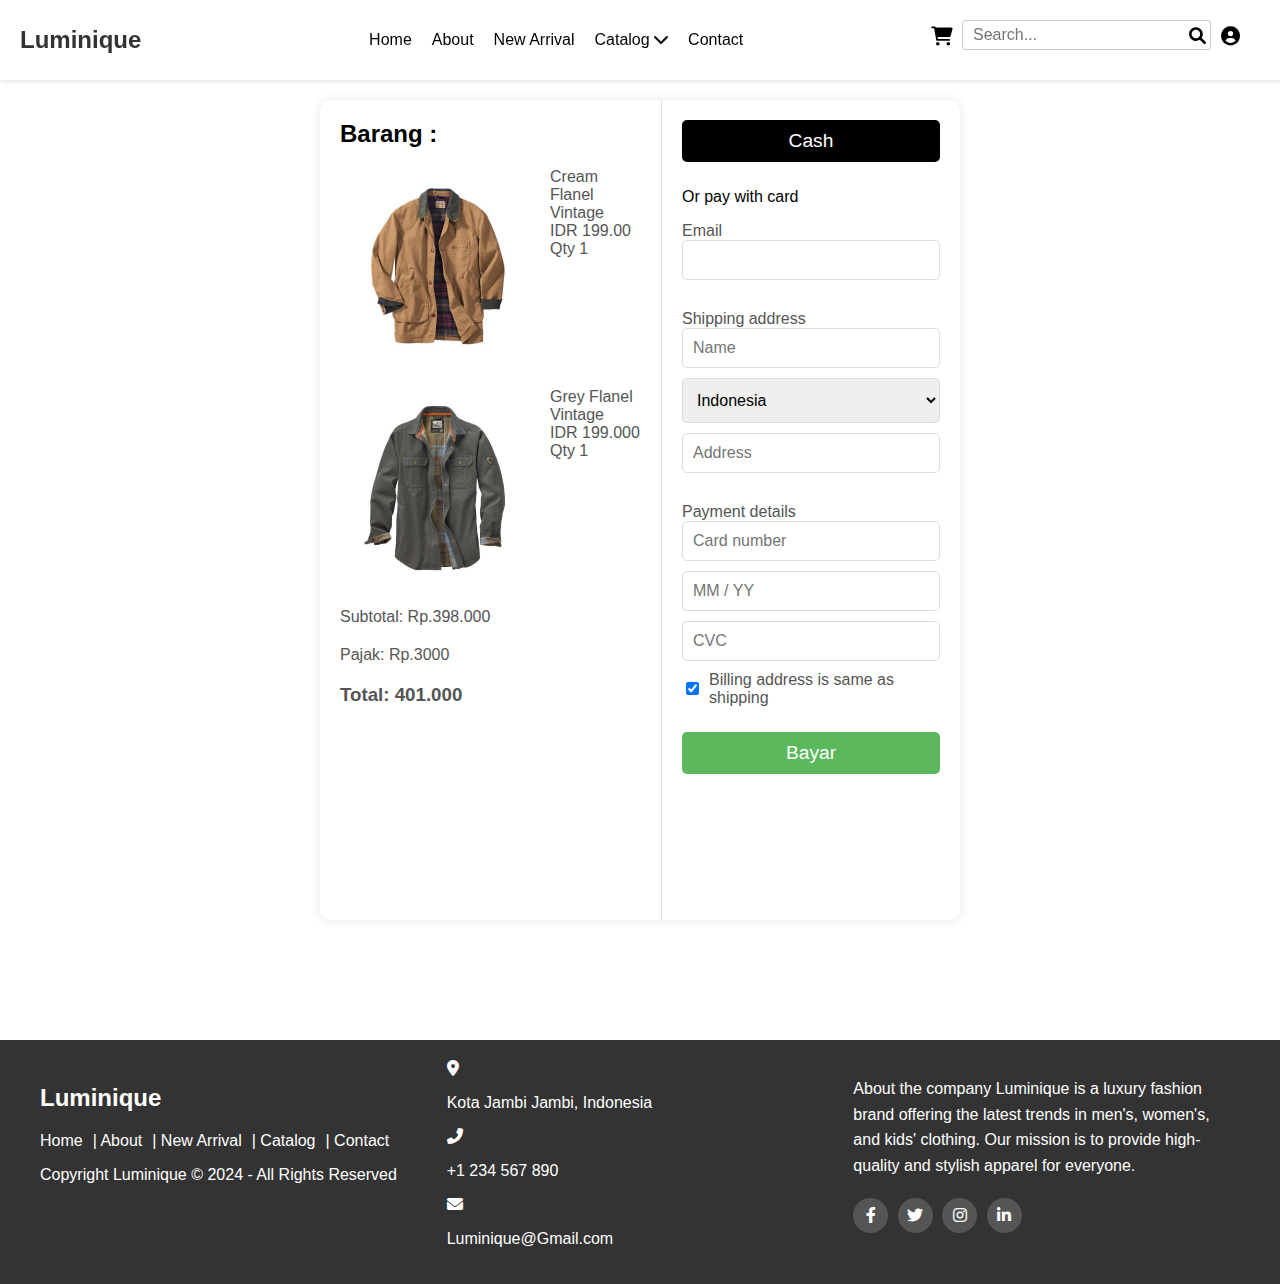
<file: checkout.html>
<!DOCTYPE html>
<html lang="en">
  <head>
    <meta charset="UTF-8" />
    <meta name="viewport" content="width=device-width, initial-scale=1.0" />
    <link rel="icon" type="image/x-icon" href="image/logo1.jpg" />
    <title>Checkout</title>
    <link
      rel="stylesheet"
      href="https://cdnjs.cloudflare.com/ajax/libs/font-awesome/6.0.0-beta3/css/all.min.css"
    />
    <link rel="stylesheet" href="checkout.css" />
  </head>
  <body>
    <nav class="navbar" id="nav">
      <div class="logo"><a href="product.html">Luminique</a></div>
      <ul class="nav-links">
        <li><a href="#">Home</a></li>
        <li><a href="index.html">About</a></li>
        <li><a href="index.html">New Arrival</a></li>
        <li class="dropdown">
          <a href="#catalog" class="dropbtn"
            >Catalog <i class="fa-solid fa-chevron-down"></i
          ></a>
          <div class="dropdown-content">
            <a href="product.html">Men</a>
            <a href="product.html">Women</a>
            <a href="product.html">Kids</a>
          </div>
        </li>
        <li><a href="index.html">Contact</a></li>
      </ul>
      <div class="search-cart-profile">
        <a href="checkout.html"><i class="fas fa-shopping-cart"></i></a>
        <div class="search-container">
          <input type="text" placeholder="Search..." />
          <i class="fas fa-search search-icon"></i>
        </div>
        <a href="login.html"><i class="fas fa-user-circle"></i></a>
      </div>
      <div class="hamburger-menu">
        <i class="fas fa-bars"></i>
      </div>
    </nav>

    <!-- Checkout Section -->

    <div class="checkout-container">
      <div class="checkout-left">
        <h1>Barang :</h1>
        <div class="item">
          <img src="/image/jacket-1.jpg" alt="Pure set" />
          <div class="item-details">
            <p>Cream Flanel Vintage</p>
            <p>IDR 199.00</p>
            <p>Qty 1</p>
          </div>
        </div>
        <div class="item">
          <img src="/image/jacket-3.jpg" alt="Pure glow cream" />
          <div class="item-details">
            <p>Grey Flanel Vintage</p>
            <p>IDR 199.000</p>
            <p>Qty 1</p>
          </div>
        </div>
        <div class="summary">
          <p>Subtotal: Rp.398.000</p>
          <p>Pajak: Rp.3000</p>
          <h3>Total: 401.000</h3>
        </div>
      </div>
      <div class="checkout-right">
        <button class="apple-pay">Cash</button>
        <p>Or pay with card</p>
        <form>
          <div class="form-group">
            <label for="email">Email</label>
            <input type="email" id="email" required />
          </div>
          <div class="form-group">
            <label for="address">Shipping address</label>
            <input type="text" id="name" placeholder="Name" required />
            <select id="country" required>
              <option value="Indonesia">Indonesia</option>
              <option value="Malaysia">Malaysia</option>
              <option value="Singapore">Singapore</option>
            </select>
            <input type="text" id="address" placeholder="Address" required />
          </div>
          <div class="form-group">
            <label for="card-info">Payment details</label>
            <input
              type="text"
              id="card-number"
              placeholder="Card number"
              required
            />
            <input
              type="text"
              id="expiry-date"
              placeholder="MM / YY"
              required
            />
            <input type="text" id="cvc" placeholder="CVC" required />
            <div class="checkbox">
              <input type="checkbox" id="billing-same" checked />
              <label for="billing-same"
                >Billing address is same as shipping</label
              >
            </div>
          </div>
          <button type="submit" class="pay-button">Bayar</button>
        </form>
      </div>
    </div>

    <footer>
      <div class="footer-container">
        <div class="footer-left">
          <h3>Luminique</h3>
          <p class="footer-links">
            <a href="index.html">Home</a><span>| </span>
            <a href="index.html">About</a><span>| </span>
            <a href="index.html">New Arrival</a><span>| </span>
            <a href="#">Catalog</a><span>| </span>
            <a href="index.html">Contact</a>
          </p>
          <p class="footer-company-name">
            Copyright Luminique &copy; 2024 - All Rights Reserved
          </p>
        </div>
        <div class="footer-center">
          <div>
            <i class="fas fa-map-marker-alt"></i>
            <p><span>Kota Jambi</span> Jambi, Indonesia</p>
          </div>
          <div>
            <i class="fas fa-phone-alt"></i>
            <p>+1 234 567 890</p>
          </div>
          <div>
            <i class="fas fa-envelope"></i>
            <p class="gmail">
              <a href="#">Luminique@Gmail.com</a>
            </p>
          </div>
        </div>
        <div class="footer-right">
          <p class="footer-company-about">
            <span>About the company</span>
            Luminique is a luxury fashion brand offering the latest trends in
            men's, women's, and kids' clothing. Our mission is to provide
            high-quality and stylish apparel for everyone.
          </p>
          <div class="footer-icons">
            <a href="#"><i class="fab fa-facebook-f"></i></a>
            <a href="#"><i class="fab fa-twitter"></i></a>
            <a href="#"><i class="fab fa-instagram"></i></a>
            <a href="#"><i class="fab fa-linkedin-in"></i></a>
          </div>
        </div>
      </div>
    </footer>

    <script>
      document.addEventListener("DOMContentLoaded", function () {
        const hamburgerMenu = document.querySelector(".hamburger-menu");
        const navbar = document.querySelector(".navbar");

        hamburgerMenu.addEventListener("click", function () {
          navbar.classList.toggle("expanded");
        });

        const sizeButtons = document.querySelectorAll(".sizes button");

        sizeButtons.forEach((button) => {
          button.addEventListener("click", function () {
            const isActive = button.classList.contains("active");
            const buttons = button.parentNode.querySelectorAll("button");

            if (isActive) {
              button.classList.remove("active");
            } else {
              buttons.forEach((btn) => btn.classList.remove("active"));
              button.classList.add("active");
            }
          });
        });
      });
    </script>
  </body>
</html>
</file>
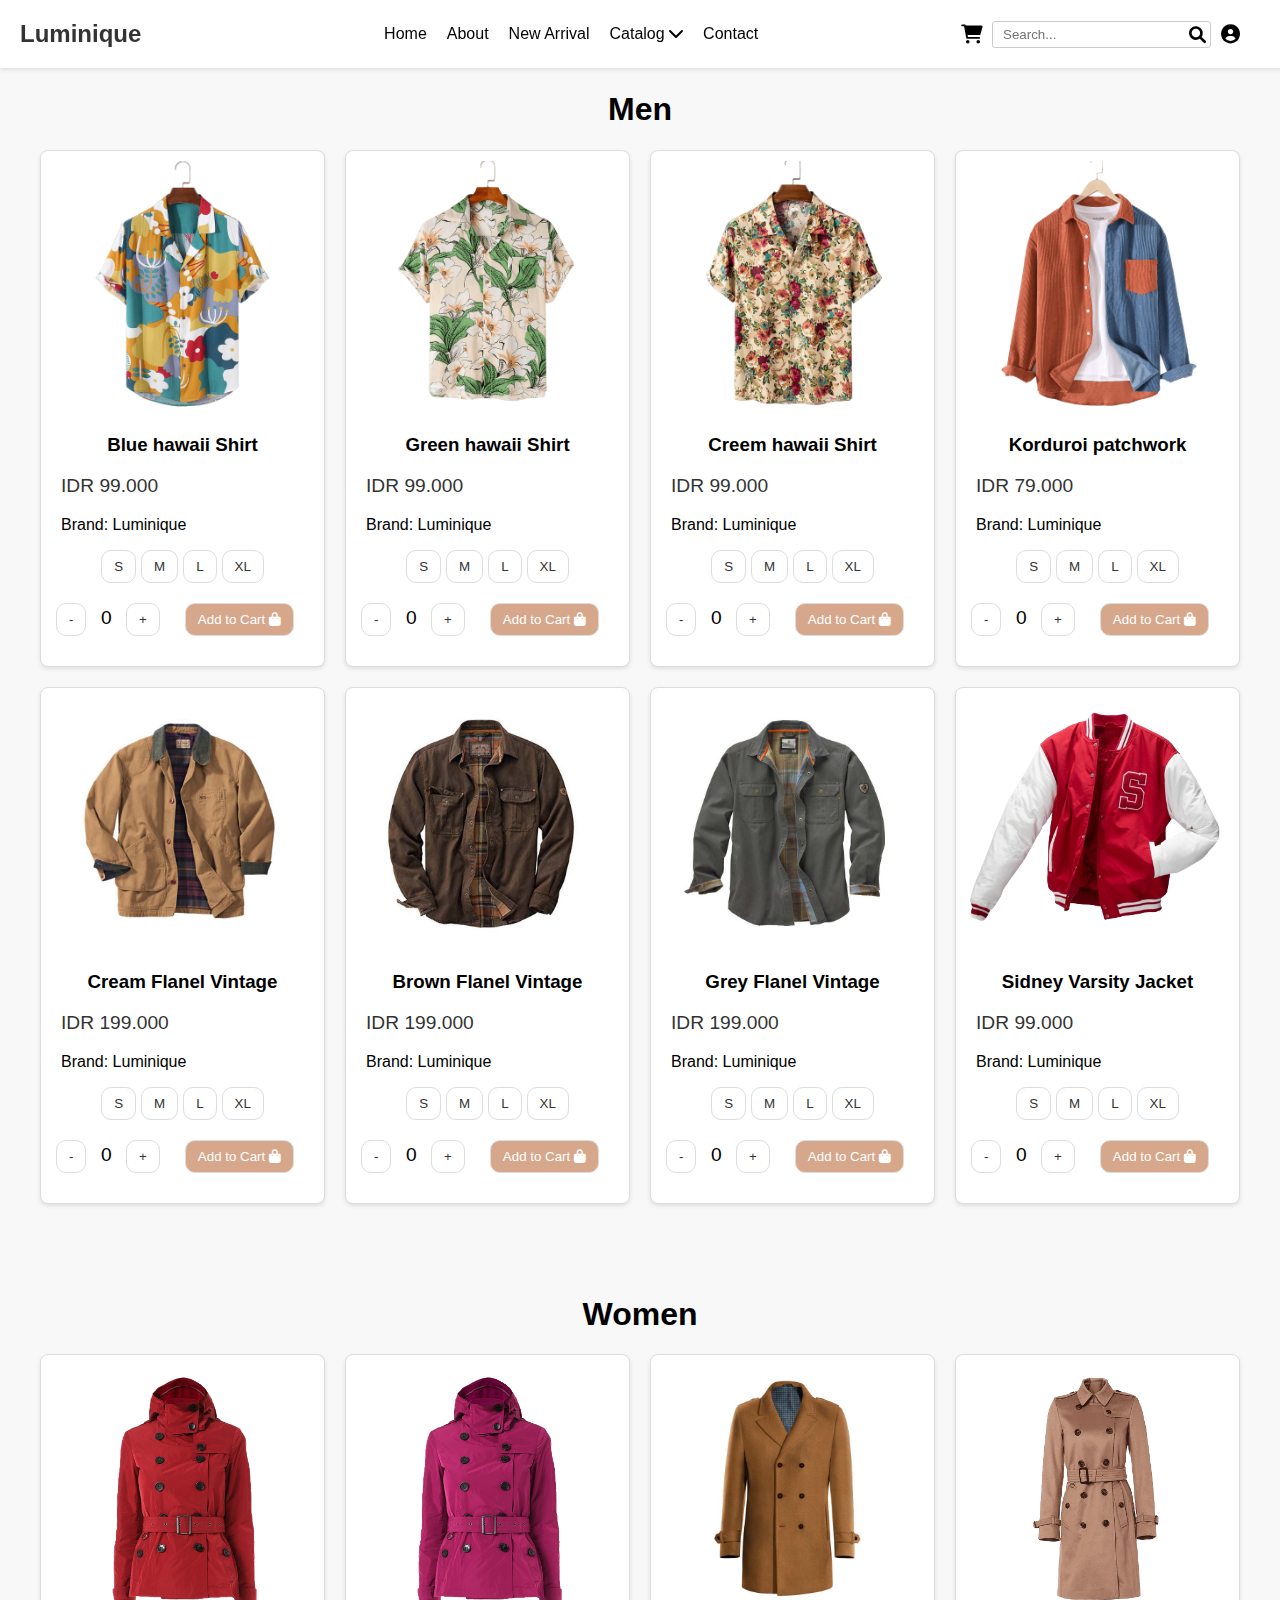
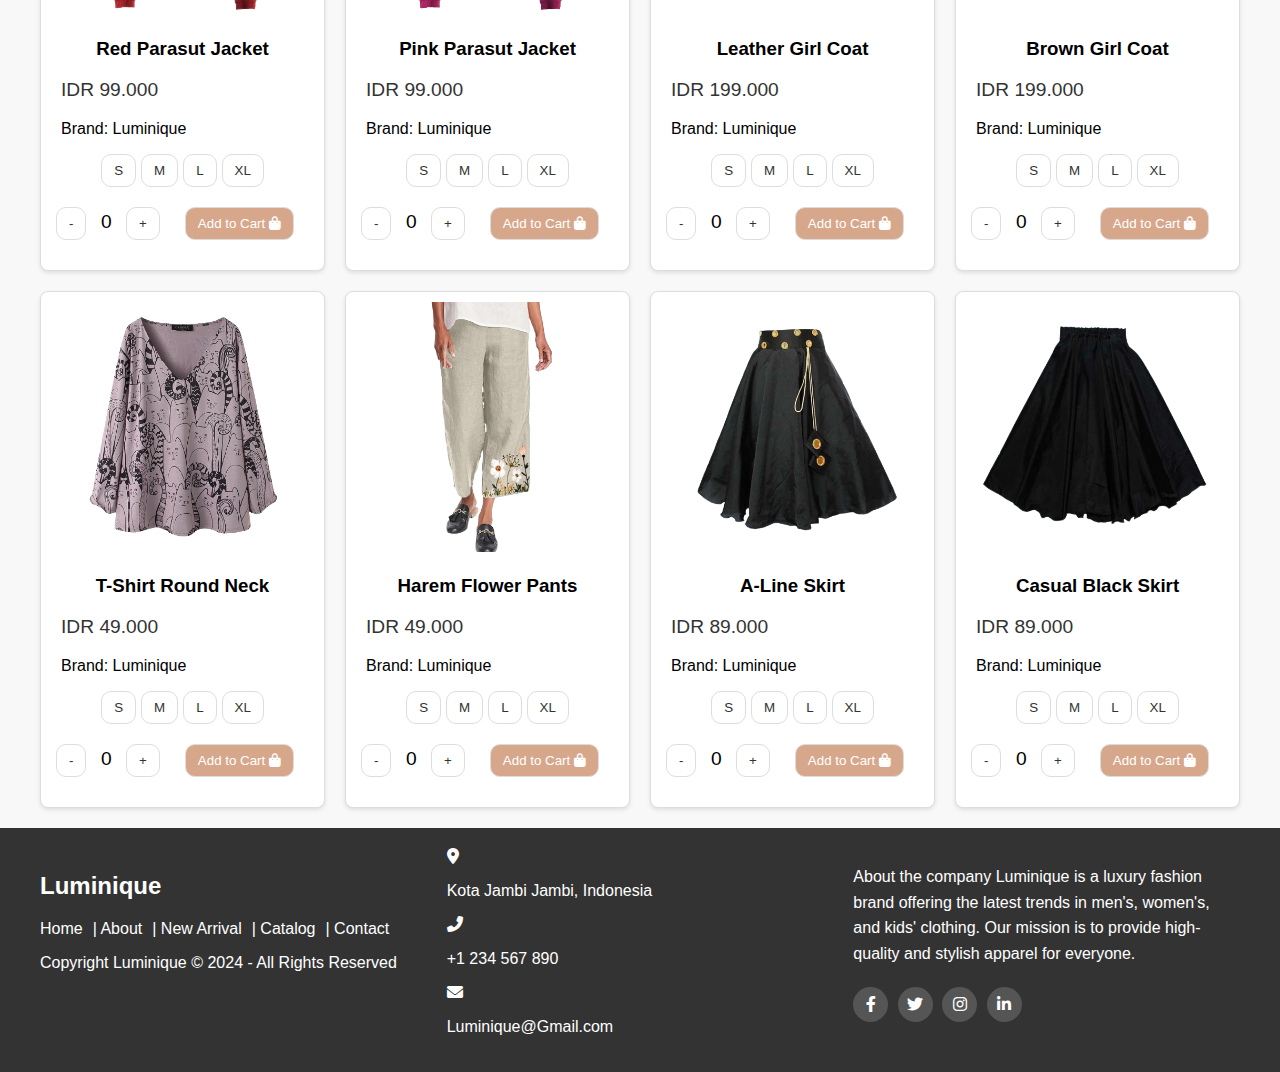
<file: product.html>
<!DOCTYPE html>
<html lang="en">
  <head>
    <meta charset="UTF-8" />
    <meta name="viewport" content="width=device-width, initial-scale=1.0" />
    <link rel="icon" type="image/x-icon" href="image/logo1.jpg" />
    <title>Product</title>
    <link
      rel="stylesheet"
      href="https://cdnjs.cloudflare.com/ajax/libs/font-awesome/6.0.0-beta3/css/all.min.css"
    />
    <link rel="stylesheet" href="product.css" />
  </head>
  <body>
    <nav class="navbar" id="nav">
      <div class="logo"><a href="index.html">Luminique</a></div>
      <ul class="nav-links">
        <li><a href="#">Home</a></li>
        <li><a href="index.html">About</a></li>
        <li><a href="index.html">New Arrival</a></li>
        <li class="dropdown">
          <a href="#" class="dropbtn"
            >Catalog <i class="fa-solid fa-chevron-down"></i
          ></a>
          <div class="dropdown-content">
            <a href="#man">Men</a>
            <a href="#girl">Women</a>
            <a href="#catalog">Kids</a>
          </div>
        </li>
        <li><a href="index.html">Contact</a></li>
      </ul>
      <div class="search-cart-profile">
        <a href="checkout.html"><i class="fas fa-shopping-cart"></i></a>
        <div class="search-container">
          <input type="text" placeholder="Search..." />
          <i class="fas fa-search search-icon"></i>
        </div>
        <a href="login.html"><i class="fas fa-user-circle"></i></a>
      </div>
      <div class="hamburger-menu">
        <i class="fas fa-bars"></i>
      </div>
    </nav>
    <!-- PRODUCT CARDS MAN-->

    <div class="title" id="man">
      <h1>Men</h1>
    </div>
    <div class="container">
      <div class="card">
        <img src="/image/f1.png" alt="Product Image" />
        <h3>Blue hawaii Shirt</h3>
        <p class="price">IDR 99.000</p>
        <p class="brand">Brand: Luminique</p>
        <div class="sizes">
          <button>S</button>
          <button>M</button>
          <button>L</button>
          <button>XL</button>
        </div>
        <div class="check-out">
          <div class="quantity">
            <div class="quantity-controls">
              <button onclick="decreaseQuantity(this)">-</button>
              <span class="quantity-value">0</span>
              <button onclick="increaseQuantity(this)">+</button>
            </div>
            <div class="add-to-cart">
              <button>
                Add to Cart <i class="fa-solid fa-bag-shopping"></i>
              </button>
            </div>
          </div>
        </div>
      </div>

      <div class="card">
        <img src="/image/f2.png" alt="Product Image" />
        <h3>Green hawaii Shirt</h3>
        <p class="price">IDR 99.000</p>
        <p class="brand">Brand: Luminique</p>
        <div class="sizes">
          <button>S</button>
          <button>M</button>
          <button>L</button>
          <button>XL</button>
        </div>
        <div class="check-out">
          <div class="quantity">
            <div class="quantity-controls">
              <button onclick="decreaseQuantity(this)">-</button>
              <span class="quantity-value">0</span>
              <button onclick="increaseQuantity(this)">+</button>
            </div>
            <div class="add-to-cart">
              <button>
                Add to Cart <i class="fa-solid fa-bag-shopping"></i>
              </button>
            </div>
          </div>
        </div>
      </div>

      <div class="card">
        <img src="/image/f3.png" alt="Product Image" />
        <h3>Creem hawaii Shirt</h3>
        <p class="price">IDR 99.000</p>
        <p class="brand">Brand: Luminique</p>
        <div class="sizes">
          <button>S</button>
          <button>M</button>
          <button>L</button>
          <button>XL</button>
        </div>
        <div class="check-out">
          <div class="quantity">
            <div class="quantity-controls">
              <button onclick="decreaseQuantity(this)">-</button>
              <span class="quantity-value">0</span>
              <button onclick="increaseQuantity(this)">+</button>
            </div>
            <div class="add-to-cart">
              <button>
                Add to Cart <i class="fa-solid fa-bag-shopping"></i>
              </button>
            </div>
          </div>
        </div>
      </div>

      <div class="card">
        <img src="/image/f4.png" alt="Product Image" />
        <h3>Korduroi patchwork</h3>
        <p class="price">IDR 79.000</p>
        <p class="brand">Brand: Luminique</p>
        <div class="sizes">
          <button>S</button>
          <button>M</button>
          <button>L</button>
          <button>XL</button>
        </div>
        <div class="check-out">
          <div class="quantity">
            <div class="quantity-controls">
              <button onclick="decreaseQuantity(this)">-</button>
              <span class="quantity-value">0</span>
              <button onclick="increaseQuantity(this)">+</button>
            </div>
            <div class="add-to-cart">
              <button>
                Add to Cart <i class="fa-solid fa-bag-shopping"></i>
              </button>
            </div>
          </div>
        </div>
      </div>

      <div class="card">
        <img src="/image/jacket-1.jpg" alt="Product Image" />
        <h3>Cream Flanel Vintage</h3>
        <p class="price">IDR 199.000</p>
        <p class="brand">Brand: Luminique</p>
        <div class="sizes">
          <button>S</button>
          <button>M</button>
          <button>L</button>
          <button>XL</button>
        </div>
        <div class="check-out">
          <div class="quantity">
            <div class="quantity-controls">
              <button onclick="decreaseQuantity(this)">-</button>
              <span class="quantity-value">0</span>
              <button onclick="increaseQuantity(this)">+</button>
            </div>
            <div class="add-to-cart">
              <button>
                Add to Cart <i class="fa-solid fa-bag-shopping"></i>
              </button>
            </div>
          </div>
        </div>
      </div>

      <div class="card">
        <img src="/image/jacket-2.jpg" alt="Product Image" />
        <h3>Brown Flanel Vintage</h3>
        <p class="price">IDR 199.000</p>
        <p class="brand">Brand: Luminique</p>
        <div class="sizes">
          <button>S</button>
          <button>M</button>
          <button>L</button>
          <button>XL</button>
        </div>
        <div class="check-out">
          <div class="quantity">
            <div class="quantity-controls">
              <button onclick="decreaseQuantity(this)">-</button>
              <span class="quantity-value">0</span>
              <button onclick="increaseQuantity(this)">+</button>
            </div>
            <div class="add-to-cart">
              <button>
                Add to Cart <i class="fa-solid fa-bag-shopping"></i>
              </button>
            </div>
          </div>
        </div>
      </div>

      <div class="card">
        <img src="/image/jacket-3.jpg" alt="Product Image" />
        <h3>Grey Flanel Vintage</h3>
        <p class="price">IDR 199.000</p>
        <p class="brand">Brand: Luminique</p>
        <div class="sizes">
          <button>S</button>
          <button>M</button>
          <button>L</button>
          <button>XL</button>
        </div>
        <div class="check-out">
          <div class="quantity">
            <div class="quantity-controls">
              <button onclick="decreaseQuantity(this)">-</button>
              <span class="quantity-value">0</span>
              <button onclick="increaseQuantity(this)">+</button>
            </div>
            <div class="add-to-cart">
              <button>
                Add to Cart <i class="fa-solid fa-bag-shopping"></i>
              </button>
            </div>
          </div>
        </div>
      </div>

      <div class="card">
        <img src="/image/jacket4.png" alt="Product Image" />
        <h3>Sidney Varsity Jacket</h3>
        <p class="price">IDR 99.000</p>
        <p class="brand">Brand: Luminique</p>
        <div class="sizes">
          <button>S</button>
          <button>M</button>
          <button>L</button>
          <button>XL</button>
        </div>
        <div class="check-out">
          <div class="quantity">
            <div class="quantity-controls">
              <button onclick="decreaseQuantity(this)">-</button>
              <span class="quantity-value">0</span>
              <button onclick="increaseQuantity(this)">+</button>
            </div>
            <div class="add-to-cart">
              <button>
                Add to Cart <i class="fa-solid fa-bag-shopping"></i>
              </button>
            </div>
          </div>
        </div>
      </div>
      <!-- Repeat the above card structure for other products -->
    </div>

    <!-- PRODUCT CARDS GIRL-->

    <div class="title" id="girl">
      <h1>Women</h1>
    </div>
    <div class="container">
      <div class="card">
        <img src="/image/girl1.png" alt="Product Image" />
        <h3>Red Parasut Jacket</h3>
        <p class="price">IDR 99.000</p>
        <p class="brand">Brand: Luminique</p>
        <div class="sizes">
          <button>S</button>
          <button>M</button>
          <button>L</button>
          <button>XL</button>
        </div>
        <div class="check-out">
          <div class="quantity">
            <div class="quantity-controls">
              <button onclick="decreaseQuantity(this)">-</button>
              <span class="quantity-value">0</span>
              <button onclick="increaseQuantity(this)">+</button>
            </div>
            <div class="add-to-cart">
              <button>
                Add to Cart <i class="fa-solid fa-bag-shopping"></i>
              </button>
            </div>
          </div>
        </div>
      </div>

      <div class="card">
        <img src="/image/girl2.png" alt="Product Image" />
        <h3>Pink Parasut Jacket</h3>
        <p class="price">IDR 99.000</p>
        <p class="brand">Brand: Luminique</p>
        <div class="sizes">
          <button>S</button>
          <button>M</button>
          <button>L</button>
          <button>XL</button>
        </div>
        <div class="check-out">
          <div class="quantity">
            <div class="quantity-controls">
              <button onclick="decreaseQuantity(this)">-</button>
              <span class="quantity-value">0</span>
              <button onclick="increaseQuantity(this)">+</button>
            </div>
            <div class="add-to-cart">
              <button>
                Add to Cart <i class="fa-solid fa-bag-shopping"></i>
              </button>
            </div>
          </div>
        </div>
      </div>

      <div class="card">
        <img src="/image/jacket-5.jpg" alt="Product Image" />
        <h3>Leather Girl Coat</h3>
        <p class="price">IDR 199.000</p>
        <p class="brand">Brand: Luminique</p>
        <div class="sizes">
          <button>S</button>
          <button>M</button>
          <button>L</button>
          <button>XL</button>
        </div>
        <div class="check-out">
          <div class="quantity">
            <div class="quantity-controls">
              <button onclick="decreaseQuantity(this)">-</button>
              <span class="quantity-value">0</span>
              <button onclick="increaseQuantity(this)">+</button>
            </div>
            <div class="add-to-cart">
              <button>
                Add to Cart <i class="fa-solid fa-bag-shopping"></i>
              </button>
            </div>
          </div>
        </div>
      </div>

      <div class="card">
        <img src="/image/coat.png" alt="Product Image" />
        <h3>Brown Girl Coat</h3>
        <p class="price">IDR 199.000</p>
        <p class="brand">Brand: Luminique</p>
        <div class="sizes">
          <button>S</button>
          <button>M</button>
          <button>L</button>
          <button>XL</button>
        </div>
        <div class="check-out">
          <div class="quantity">
            <div class="quantity-controls">
              <button onclick="decreaseQuantity(this)">-</button>
              <span class="quantity-value">0</span>
              <button onclick="increaseQuantity(this)">+</button>
            </div>
            <div class="add-to-cart">
              <button>
                Add to Cart <i class="fa-solid fa-bag-shopping"></i>
              </button>
            </div>
          </div>
        </div>
      </div>

      <div class="card">
        <img src="/image/f8.png" alt="Product Image" />
        <h3>T-Shirt Round Neck</h3>
        <p class="price">IDR 49.000</p>
        <p class="brand">Brand: Luminique</p>
        <div class="sizes">
          <button>S</button>
          <button>M</button>
          <button>L</button>
          <button>XL</button>
        </div>
        <div class="check-out">
          <div class="quantity">
            <div class="quantity-controls">
              <button onclick="decreaseQuantity(this)">-</button>
              <span class="quantity-value">0</span>
              <button onclick="increaseQuantity(this)">+</button>
            </div>
            <div class="add-to-cart">
              <button>
                Add to Cart <i class="fa-solid fa-bag-shopping"></i>
              </button>
            </div>
          </div>
        </div>
      </div>

      <div class="card">
        <img src="/image/f7.png" alt="Product Image" />
        <h3>Harem Flower Pants</h3>
        <p class="price">IDR 49.000</p>
        <p class="brand">Brand: Luminique</p>
        <div class="sizes">
          <button>S</button>
          <button>M</button>
          <button>L</button>
          <button>XL</button>
        </div>
        <div class="check-out">
          <div class="quantity">
            <div class="quantity-controls">
              <button onclick="decreaseQuantity(this)">-</button>
              <span class="quantity-value">0</span>
              <button onclick="increaseQuantity(this)">+</button>
            </div>
            <div class="add-to-cart">
              <button>
                Add to Cart <i class="fa-solid fa-bag-shopping"></i>
              </button>
            </div>
          </div>
        </div>
      </div>

      <div class="card">
        <img src="/image/clothes-3.png" alt="Product Image" />
        <h3>A-Line Skirt</h3>
        <p class="price">IDR 89.000</p>
        <p class="brand">Brand: Luminique</p>
        <div class="sizes">
          <button>S</button>
          <button>M</button>
          <button>L</button>
          <button>XL</button>
        </div>
        <div class="check-out">
          <div class="quantity">
            <div class="quantity-controls">
              <button onclick="decreaseQuantity(this)">-</button>
              <span class="quantity-value">0</span>
              <button onclick="increaseQuantity(this)">+</button>
            </div>
            <div class="add-to-cart">
              <button>
                Add to Cart <i class="fa-solid fa-bag-shopping"></i>
              </button>
            </div>
          </div>
        </div>
      </div>

      <div class="card">
        <img src="/image/clothes-4.png" alt="Product Image" />
        <h3>Casual Black Skirt</h3>
        <p class="price">IDR 89.000</p>
        <p class="brand">Brand: Luminique</p>
        <div class="sizes">
          <button>S</button>
          <button>M</button>
          <button>L</button>
          <button>XL</button>
        </div>
        <div class="check-out">
          <div class="quantity">
            <div class="quantity-controls">
              <button onclick="decreaseQuantity(this)">-</button>
              <span class="quantity-value">0</span>
              <button onclick="increaseQuantity(this)">+</button>
            </div>
            <div class="add-to-cart">
              <button>
                Add to Cart <i class="fa-solid fa-bag-shopping"></i>
              </button>
            </div>
          </div>
        </div>
      </div>
      <!-- Repeat the above card structure for other products -->
    </div>

    <footer>
      <div class="footer-container">
        <div class="footer-left">
          <h3>Luminique</h3>
          <p class="footer-links">
            <a href="index.html">Home</a><span>| </span>
            <a href="index.html">About</a><span>| </span>
            <a href="index.html">New Arrival</a><span>| </span>
            <a href="#">Catalog</a><span>| </span>
            <a href="index.html">Contact</a>
          </p>
          <p class="footer-company-name">
            Copyright Luminique &copy; 2024 - All Rights Reserved
          </p>
        </div>
        <div class="footer-center">
          <div>
            <i class="fas fa-map-marker-alt"></i>
            <p><span>Kota Jambi</span> Jambi, Indonesia</p>
          </div>
          <div>
            <i class="fas fa-phone-alt"></i>
            <p>+1 234 567 890</p>
          </div>
          <div>
            <i class="fas fa-envelope"></i>
            <p class="gmail">
              <a href="#">Luminique@Gmail.com</a>
            </p>
          </div>
        </div>
        <div class="footer-right">
          <p class="footer-company-about">
            <span>About the company</span>
            Luminique is a luxury fashion brand offering the latest trends in
            men's, women's, and kids' clothing. Our mission is to provide
            high-quality and stylish apparel for everyone.
          </p>
          <div class="footer-icons">
            <a href="#"><i class="fab fa-facebook-f"></i></a>
            <a href="#"><i class="fab fa-twitter"></i></a>
            <a href="#"><i class="fab fa-instagram"></i></a>
            <a href="#"><i class="fab fa-linkedin-in"></i></a>
          </div>
        </div>
      </div>
    </footer>

    <script>
      function increaseQuantity(button) {
        const quantityElement =
          button.parentNode.querySelector(".quantity-value");
        let quantity = parseInt(quantityElement.textContent);
        quantity++;
        quantityElement.textContent = quantity;
      }

      function decreaseQuantity(button) {
        const quantityElement =
          button.parentNode.querySelector(".quantity-value");
        let quantity = parseInt(quantityElement.textContent);
        if (quantity > 0) {
          quantity--;
          quantityElement.textContent = quantity;
        }
      }

      document.addEventListener("DOMContentLoaded", function () {
        const hamburgerMenu = document.querySelector(".hamburger-menu");
        const navbar = document.querySelector(".navbar");

        hamburgerMenu.addEventListener("click", function () {
          navbar.classList.toggle("expanded");
        });

        const sizeButtons = document.querySelectorAll(".sizes button");

        sizeButtons.forEach((button) => {
          button.addEventListener("click", function () {
            const isActive = button.classList.contains("active");
            const buttons = button.parentNode.querySelectorAll("button");

            if (isActive) {
              button.classList.remove("active");
            } else {
              buttons.forEach((btn) => btn.classList.remove("active"));
              button.classList.add("active");
            }
          });
        });
      });
    </script>
  </body>
</html>
</file>
<file: checkout.css>
body {
  display: flex;
  flex-direction: column;
  min-height: 100vh;
  margin: 0;
  font-family: "Arial", sans-serif;
}

.navbar {
  display: flex;
  justify-content: space-between;
  align-items: center;
  background-color: white;
  padding: 20px 20px;
  box-shadow: 0 2px 4px rgba(0, 0, 0, 0.1);
  position: fixed;
  width: 100%;
  top: 0;
  left: 0;
  z-index: 1000;
}

.logo {
  font-size: 24px;
  font-weight: bold;
  cursor: none;
}

.logo a {
  text-decoration: none;
  color: #333;
}

.nav-links {
  list-style: none;
  display: flex;
  gap: 20px;
  margin: 0;
}

.nav-links li {
  position: relative;
}

.nav-links a {
  text-decoration: none;
  color: black;
  font-size: 16px;
}

.search-cart-profile {
  display: flex;
  align-items: center;
  gap: 10px;
  margin-right: 60px;
}

.fa-user-circle,
.fa-shopping-cart {
  color: black;
  margin-bottom: 10px;
  font-size: 19px; /* Adjusted to match icon sizes */
}

.search-container {
  position: relative;
  display: flex;
  align-items: center;
}

.search-container input {
  padding: 5px 30px 5px 10px; /* Add padding-right for the icon */
  border: 1px solid #ccc;
  border-radius: 3px;
}

.search-icon {
  position: absolute;
  right: 5px;
  color: black;
  cursor: pointer;
  margin-bottom: 10px;
  font-size: 17px; /* Adjust this value to make the icon smaller */
}

.content {
  padding-top: 70px; /* Adjust this value based on the height of your navbar */
}

/* Dropdown Menu */
.dropdown {
  position: relative;
}

.dropbtn {
  background-color: white;
  color: black;
  border: none;
  cursor: pointer;
  font-size: 16px;
}

.dropdown-content {
  display: none;
  position: absolute;
  background-color: white;
  min-width: 160px;
  box-shadow: 0 8px 16px rgba(0, 0, 0, 0.2);
  z-index: 1;
  top: 100%;
  left: 0;
}

.dropdown-content a {
  color: black;
  padding: 12px 16px;
  text-decoration: none;
  display: block;
}

.dropdown-content a:hover {
  color: grey;
}

.dropdown:hover .dropdown-content {
  display: block;
}

.dropdown:hover .dropbtn {
  background-color: #ddd;
  border-radius: 10px;
  padding: 5px;
}

/* Hamburger Menu */
.hamburger-menu {
  display: none;
  font-size: 24px;
  cursor: pointer;
}

/* Checkout */
main {
  flex: 1;
}
.checkout-container {
  min-height: calc(100vh - 80px);
  display: flex;
  background-color: white;
  box-shadow: 0 0 10px rgba(0, 0, 0, 0.1);
  border-radius: 10px;
  margin: 100px auto; /* Menengahkan horizontal dan menambahkan margin atas */
  width: 50%; /* Atur lebar container */
}

.checkout-left,
.checkout-right {
  padding: 20px;
}

.checkout-left {
  width: 70%;
  border-right: 1px solid #e0e0e0;
}

.checkout-right {
  width: 60%;
  display: flex;
  flex-direction: column;
}

h1,
h2 {
  margin: 0;
}

h1 {
  font-size: 1.5em;
}

h2 {
  font-size: 1.2em;
  color: #555;
}

.item {
  display: flex;
  margin-top: 20px;
}

.item img {
  width: 200px; /* Reduced image size */
  height: 200px; /* Reduced image size */
  margin-right: 10px;
}

.item-details p {
  margin: 0;
  color: #555;
}

.summary {
  margin-top: 20px;
}

.summary p,
.summary h3 {
  margin: 0;
  color: #555;
  margin-top: 20px;
}

.apple-pay {
  background-color: black;
  color: white;
  font-size: 1.2em;
  padding: 10px;
  border: none;
  border-radius: 5px;
  cursor: pointer;
  margin-bottom: 10px;
}

.apple-pay:hover {
  background-color: #333;
}

form {
  display: flex;
  flex-direction: column;
}

.form-group {
  margin-bottom: 20px;
}

label {
  margin-bottom: 5px;
  color: #555;
}

input,
select {
  padding: 10px;
  border: 1px solid #ddd;
  border-radius: 5px;
  font-size: 1em;
  width: 100%;
  box-sizing: border-box;
  margin-bottom: 10px;
}

select {
  height: 45px; /* Adjust the height to match the input fields */
}

.checkbox {
  display: flex;
  align-items: center;
}

.checkbox input {
  width: auto;
  margin-right: 10px;
}

.pay-button {
  background-color: #5cb85c;
  color: white;
  font-size: 1.2em;
  padding: 10px;
  border: none;
  border-radius: 5px;
  cursor: pointer;
}

.pay-button:hover {
  background-color: #4cae4c;
}

/* Footer */
footer {
  background-color: #333;
  color: #fff;
  margin-top: 20px;
  width: 100%;
}

.footer-container {
  display: flex;
  justify-content: space-between;
  max-width: 1200px;
  margin: auto;
  padding: 20px;
  color: #fff;
}

.footer-left,
.footer-center,
.footer-right {
  flex: 1;
}

.footer-left {
  margin-right: 20px;
}

.footer-left h3 {
  font-size: 24px;
  margin-bottom: 20px;
}

.footer-links a {
  color: white;
  text-decoration: none;
  margin-right: 10px;
}

.footer-company-name {
  margin-top: 10px;
}

.footer-center i {
  margin-right: 10px;
}

.footer-center div {
  margin-bottom: 10px;
}

.footer-right {
  margin-left: 20px;
}

.gmail a {
  color: white;
  text-decoration: none;
}

.footer-company-about {
  line-height: 1.6;
  margin-bottom: 20px;
}

.footer-icons a {
  display: inline-block;
  width: 35px;
  height: 35px;
  line-height: 35px;
  text-align: center;
  background-color: #555;
  border-radius: 50%;
  margin-right: 5px;
  color: white;
}

.footer-icons a:hover {
  background-color: #d6a78b;
}
/*media query*/

@media (max-width: 800px) {
  .nav-links {
    display: none;
    flex-direction: column;
    width: 100%;
    position: absolute;
    top: 70px; /* Adjust top position based on your navbar height */
    left: 0;
    background-color: white;
    padding: 10px 0;
    box-shadow: 0 2px 4px rgba(0, 0, 0, 0.1);
  }

  .nav-links li {
    margin: 10px 0;
    margin-left: 20px;
    text-align: left; /* Align text to the left */
  }

  .search-cart-profile {
    display: flex;
    margin-right: auto;
    margin-left: 20px;
    align-items: center; /* Align items vertically */
  }

  .search-cart-profile input {
    padding: 5px;
    border: 1px solid #ccc;
    border-radius: 3px;
    width: 100px; /* Adjust width as needed */
  }

  .search-cart-profile i {
    font-size: 20px; /* Adjust icon size */
  }

  .hamburger-menu {
    display: block;
    color: #333;
    margin-right: 40px; /* Adjust margin as needed */
    cursor: pointer;
  }

  .navbar.expanded .nav-links {
    display: flex;
  }

  .navbar.expanded .search-cart-profile {
    display: none;
  }

  .navbar.expanded .search-cart-profile input {
    width: 100%;
  }

  .navbar.expanded .hamburger-menu {
    margin-right: 40px; /* Adjust margin as needed */
  }

  /* Dropdown Menu */
  .dropdown {
    position: relative;
    text-align: right; /* Align dropdown menu to the right */
  }

  .dropdown-content {
    display: none;
    position: absolute;
    background-color: white;
    min-width: 160px;
    box-shadow: 0 8px 16px rgba(0, 0, 0, 0.2);
    z-index: 1;
    top: 100%;
    right: 10; /* Adjust dropdown position to the right */
  }

  /*CHECKOUT SECTION */

  .checkout-container {
    flex-direction: column;
    width: 90%; /* Reduced width for mobile view */
  }

  .checkout-left,
  .checkout-right {
    width: 100%; /* Full width for mobile view */
    padding: 20px;
    border-right: none;
  }

  .item {
    flex-direction: column;
    align-items: center;
    text-align: center;
  }

  .item img {
    width: 80%; /* Adjust image size for mobile view */
    height: auto;
    margin-bottom: 10px;
  }

  .item-details {
    text-align: center;
  }

  .summary {
    margin-top: 20px;
    text-align: center;
  }

  .summary h3 {
    margin-top: 10px;
  }

  .form-group {
    margin-bottom: 20px;
  }

  form {
    width: 80%;
    padding: 20px;
    background-color: #f9f9f9;
    border-top: 1px solid #ddd;
  }

  label {
    margin-bottom: 5px;
    color: #555;
  }

  input,
  select {
    padding: 10px;
    border: 1px solid #ddd;
    border-radius: 5px;
    font-size: 1em;
    width: 100%;
    box-sizing: border-box;
    margin-bottom: 10px;
  }

  select {
    height: 45px; /* Adjust the height to match the input fields */
  }

  .pay-button {
    background-color: #5cb85c;
    color: white;
    font-size: 1.2em;
    padding: 10px;
    border: none;
    border-radius: 5px;
    cursor: pointer;
    width: 100%;
    margin-top: 10px;
  }

  .apple-pay {
    width: 50%;
    margin: auto;
  }

  .checkout-right p {
    margin-left: 120px;
  }
  .pay-button:hover {
    background-color: #4cae4c;
  }

  .footer-container {
    flex-direction: column;
    align-items: center;
    text-align: center; /* Center-align text for smaller screens */
  }

  .footer-links span {
    display: none;
  }

  .footer-left,
  .footer-center,
  .footer-right {
    margin: 10px 0;
    width: 50%; /* Make each section take full width */
  }

  .footer-left h3 {
    font-size: 20px; /* Adjust font size for smaller screens */
  }

  .footer-links a {
    display: block;
    margin: 5px 0; /* Stack links vertically */
  }

  .footer-center div {
    margin-bottom: 15px; /* Increase space between items for readability */
  }

  .footer-right {
    margin-left: 0;
  }
}
</file>
<file: product.css>
* {
  scroll-behavior: smooth;
}
body {
  font-family: Arial, sans-serif;
  display: flex;
  justify-content: center;
  align-items: center;
  flex-direction: column;
  background-color: #f8f8f8;
  margin: 0;
  padding: 0px;
}
/* Navbar */
.navbar {
  display: flex;
  justify-content: space-between;
  align-items: center;
  background-color: white;
  padding: 20px 20px;
  box-shadow: 0 2px 4px rgba(0, 0, 0, 0.1);
  position: fixed;
  width: 100%;
  top: 0;
  left: 0;
  z-index: 1000;
}

.logo {
  font-size: 24px;
  font-weight: bold;
  cursor: none;
}

.logo a {
  text-decoration: none;
  color: #333;
}

.nav-links {
  list-style: none;
  display: flex;
  gap: 20px;
  margin: 0;
}

.nav-links li {
  position: relative;
}

.nav-links a {
  text-decoration: none;
  color: black;
  font-size: 16px;
}

.search-cart-profile {
  display: flex;
  align-items: center;
  gap: 10px;
  margin-right: 60px;
}

.fa-user-circle,
.fa-shopping-cart {
  color: black;
  font-size: 19px; /* Adjusted to match icon sizes */
}

.search-container {
  position: relative;
  display: flex;
  align-items: center;
}

.search-container input {
  padding: 5px 30px 5px 10px; /* Add padding-right for the icon */
  border: 1px solid #ccc;
  border-radius: 3px;
}

.search-icon {
  position: absolute;
  right: 5px;
  color: black;
  cursor: pointer;
  font-size: 17px; /* Adjust this value to make the icon smaller */
}

.content {
  padding-top: 70px; /* Adjust this value based on the height of your navbar */
}

/* Dropdown Menu */
.dropdown {
  position: relative;
}

.dropbtn {
  background-color: white;
  color: black;
  border: none;
  cursor: pointer;
  font-size: 16px;
}

.dropdown-content {
  display: none;
  position: absolute;
  background-color: white;
  min-width: 160px;
  box-shadow: 0 8px 16px rgba(0, 0, 0, 0.2);
  z-index: 1;
  top: 100%;
  left: 0;
}

.dropdown-content a {
  color: black;
  padding: 12px 16px;
  text-decoration: none;
  display: block;
}

.dropdown-content a:hover {
  color: grey;
}

.dropdown:hover .dropdown-content {
  display: block;
}

.dropdown:hover .dropbtn {
  background-color: #ddd;
  border-radius: 10px;
  padding: 5px;
}

/* Hamburger Menu */
.hamburger-menu {
  display: none;
  font-size: 24px;
  cursor: pointer;
}

/* Product Card */

.title {
  margin-top: 70px;
}

.container {
  display: grid;
  grid-template-columns: repeat(auto-fit, minmax(250px, 1fr));
  gap: 20px;
  max-width: 1200px;
  width: 100%;
}
.card {
  background: #fff;
  border: 1px solid #ddd;
  border-radius: 8px;
  box-shadow: 0 2px 4px rgba(0, 0, 0, 0.1);
  text-align: center;
  padding: 10px;
}
.card img {
  width: 100%;
  height: 250px;
  object-fit: cover;
  border-top-left-radius: 8px;
  border-top-right-radius: 8px;
}
.card h2 {
  font-size: 1.5em;
  margin: 16px 0;
}
.card p.brand {
  margin-left: 10px;
  text-align: left;
}
.card p.price {
  margin-left: 10px;
  text-align: left;
  font-size: 1.2em;
  color: #333;
}
.card .sizes {
  display: flex;
  justify-content: center;
  gap: 5px;
  margin: 10px 0;
}

button {
  color: #333;
}
.card .sizes button {
  border-radius: 10px;
  border: 1px solid #ddd;
  background: #fff;
  padding: 8px 12px;
  cursor: pointer;
}

.card .sizes button.active {
  background-color: #d6a78b; /* Warna aktif */
  color: #fff;
}
.card .quantity {
  display: flex;
  justify-content: center;
  align-items: center;
  gap: 10px;
  margin: 10px 0;
}
.card .quantity button {
  border-radius: 10px;
  border: 1px solid #ddd;
  background: #fff;
  padding: 8px 12px;
  cursor: pointer;
}
.card .quantity span {
  font-size: 1.2em;
  margin: 0 10px;
}
.card .add-to-cart button {
  background-color: #d6a78b;
  color: #fff;
  border-radius: 10px;
}

.card .add-to-cart button:hover {
  scale: 1.1;
  transition: 0.3s;
  background-color: #b68e77;
  color: #fff;
}
.card .add-to-cart {
  color: black;
  border: none;
  padding: 10px 15px;
  cursor: pointer;
  border-radius: 5px;
}

/* Footer */
footer {
  background-color: #333;
  color: white;
  margin-top: 20px;
  width: 100%;
}

.footer-container {
  display: flex;
  justify-content: space-between;
  max-width: 1200px;
  margin: auto;
  padding: 20px;
}

.footer-left,
.footer-center,
.footer-right {
  flex: 1;
}

.footer-left {
  margin-right: 20px;
}

.footer-left h3 {
  font-size: 24px;
  margin-bottom: 20px;
}

.footer-links a {
  color: white;
  text-decoration: none;
  margin-right: 10px;
}

.footer-company-name {
  margin-top: 10px;
}

.footer-center i {
  margin-right: 10px;
}

.footer-center div {
  margin-bottom: 10px;
}

.footer-right {
  margin-left: 20px;
}

.gmail a {
  color: white;
  text-decoration: none;
}

.footer-company-about {
  line-height: 1.6;
  margin-bottom: 20px;
}

.footer-icons a {
  display: inline-block;
  width: 35px;
  height: 35px;
  line-height: 35px;
  text-align: center;
  background-color: #555;
  border-radius: 50%;
  margin-right: 5px;
  color: white;
}

.footer-icons a:hover {
  background-color: #d6a78b;
}

@media (max-width: 800px) {
  .nav-links {
    display: none;
    flex-direction: column;
    width: 100%;
    position: absolute;
    top: 70px; /* Adjust top position based on your navbar height */
    left: 0;
    background-color: white;
    padding: 10px 0;
    box-shadow: 0 2px 4px rgba(0, 0, 0, 0.1);
  }

  .nav-links li {
    margin: 10px 0;
    margin-left: 20px;
    text-align: left; /* Align text to the left */
  }

  .search-cart-profile {
    display: flex;
    margin-right: auto;
    margin-left: 20px;
    align-items: center; /* Align items vertically */
  }

  .search-cart-profile input {
    padding: 5px;
    border: 1px solid #ccc;
    border-radius: 3px;
    width: 100px; /* Adjust width as needed */
  }

  .search-cart-profile i {
    font-size: 20px; /* Adjust icon size */
  }

  .hamburger-menu {
    display: block;
    color: #333;
    margin-right: 40px; /* Adjust margin as needed */
    cursor: pointer;
  }

  .navbar.expanded .nav-links {
    display: flex;
  }

  .navbar.expanded .search-cart-profile {
    display: none;
  }

  .navbar.expanded .search-cart-profile input {
    width: 100%;
  }

  .navbar.expanded .hamburger-menu {
    margin-right: 40px; /* Adjust margin as needed */
  }

  /* Dropdown Menu */
  .dropdown {
    position: relative;
    text-align: right; /* Align dropdown menu to the right */
  }

  .dropdown-content {
    display: none;
    position: absolute;
    background-color: white;
    min-width: 160px;
    box-shadow: 0 8px 16px rgba(0, 0, 0, 0.2);
    z-index: 1;
    top: 100%;
    right: 10; /* Adjust dropdown position to the right */
  }

  .card {
    margin: 20px;
  }

  /* Footer */

  .footer-container {
    flex-direction: column;
    align-items: center;
    text-align: center; /* Center-align text for smaller screens */
  }

  .footer-links span {
    display: none;
  }

  .footer-left,
  .footer-center,
  .footer-right {
    margin: 10px 0;
    width: 100%; /* Make each section take full width */
  }

  .footer-left h3 {
    font-size: 20px; /* Adjust font size for smaller screens */
  }

  .footer-links a {
    display: block;
    margin: 5px 0; /* Stack links vertically */
  }

  .footer-center div {
    margin-bottom: 15px; /* Increase space between items for readability */
  }

  .footer-right {
    margin-left: 0;
  }
}
</file>
